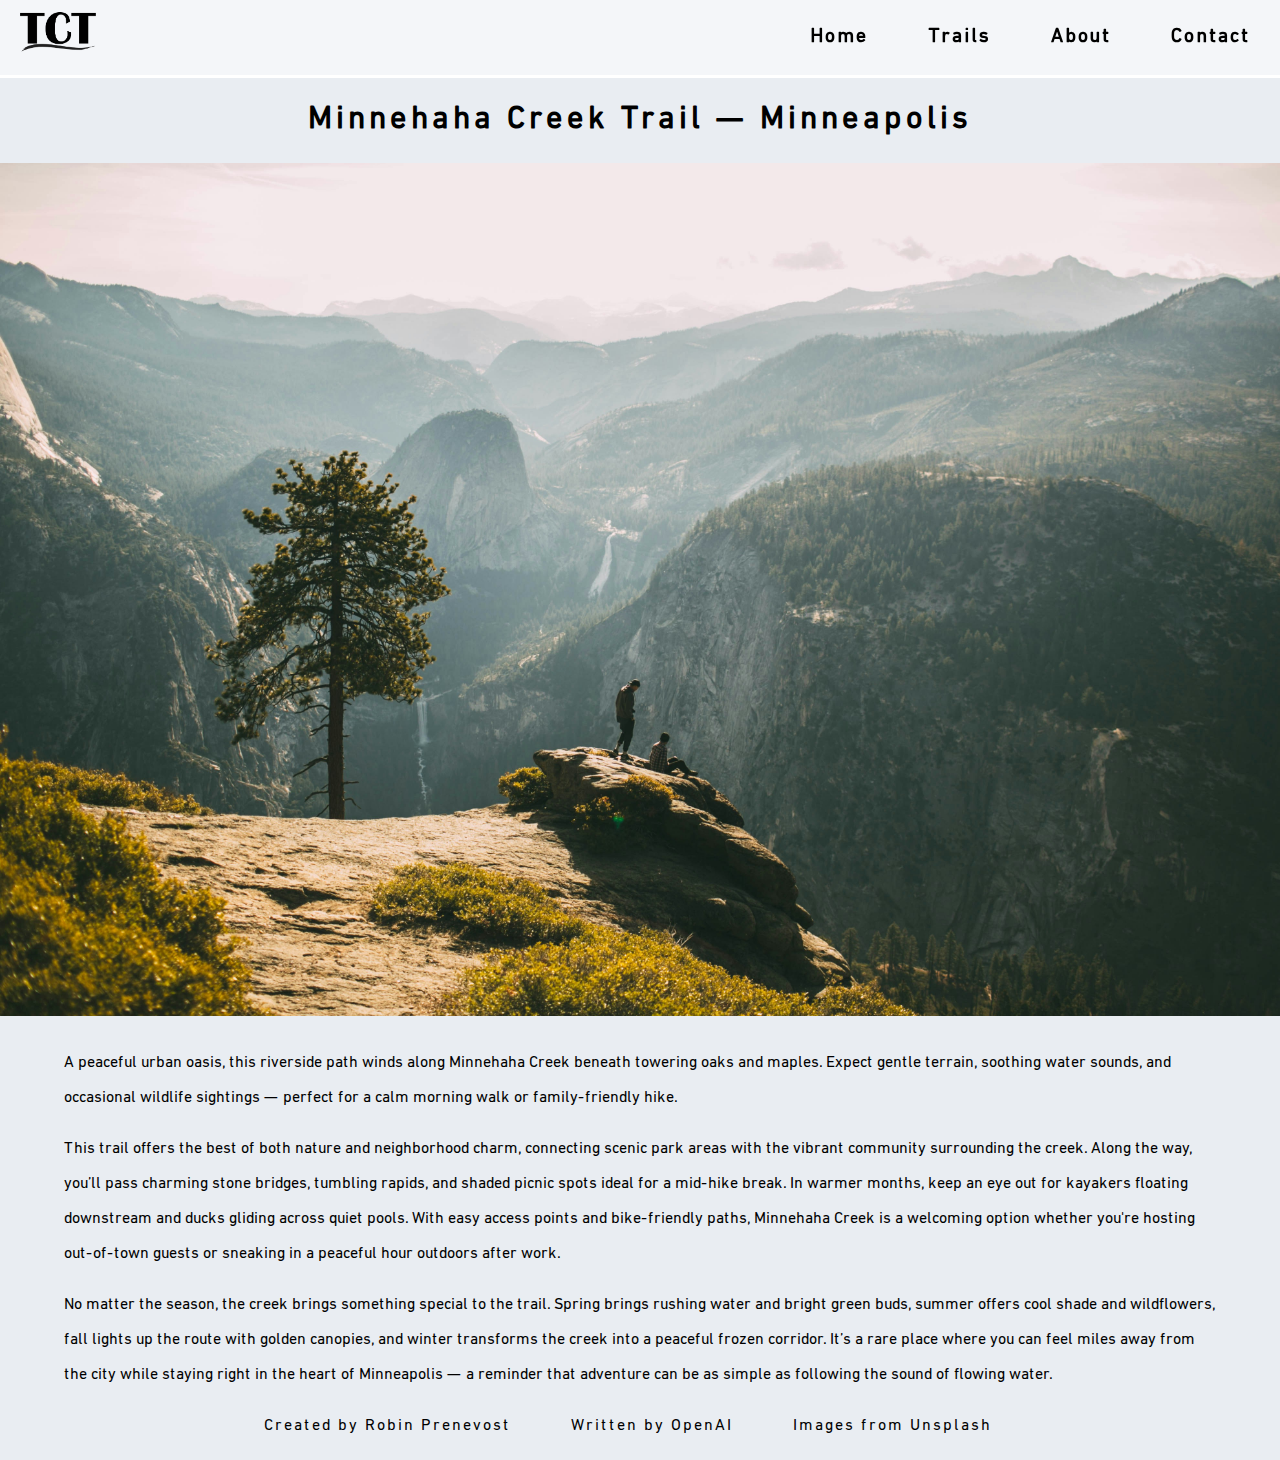
<file: details.html>
<!DOCTYPE html>
<html lang="en">
<head>
    <meta charset="UTF-8">
    <meta name="viewport" content="width=device-width, initial-scale=1.0">
    <link rel="stylesheet" href="main.css">
    <title>Twin Cities Trails</title>
</head>
<body>
    <header class="header-fixed">
        <a href="index.html">
            <img src="images/img-logo.png" alt="Logo" class="header-logo">
        </a>
        <nav class="header-nav">
            <ul class="header-list">
                <li><a href="index.html" class="nav-hover" id="home">Home</a></li>
                <li><a href="trails.html" class="nav-hover">Trails</a></li>
                <li><a href="index.html" class="nav-hover" id="about">About</a></li>
                <li><a href="index.html" class="nav-hover" id="contact">Contact</a></li>
            </ul>
        </nav>
    </header>

    <h1 id="trails">
        Minnehaha Creek Trail — Minneapolis
    </h1>

        <img src="images/img_Item1.jpg" alt="Hero Details Image" class="hero-img">
    
        <div style="margin-left: 5%; margin-right: 5%;">
            <p>
                A peaceful urban oasis, this riverside path winds along Minnehaha Creek beneath towering oaks and maples. Expect gentle terrain, soothing water sounds, and occasional wildlife sightings — perfect for a calm morning walk or family-friendly hike.
            </p>
            <p>
                This trail offers the best of both nature and neighborhood charm, connecting scenic park areas with the vibrant community surrounding the creek. Along the way, you’ll pass charming stone bridges, tumbling rapids, and shaded picnic spots ideal for a mid-hike break. In warmer months, keep an eye out for kayakers floating downstream and ducks gliding across quiet pools. With easy access points and bike-friendly paths, Minnehaha Creek is a welcoming option whether you're hosting out-of-town guests or sneaking in a peaceful hour outdoors after work.
            </p>
            <p>
                No matter the season, the creek brings something special to the trail. Spring brings rushing water and bright green buds, summer offers cool shade and wildflowers, fall lights up the route with golden canopies, and winter transforms the creek into a peaceful frozen corridor. It’s a rare place where you can feel miles away from the city while staying right in the heart of Minneapolis — a reminder that adventure can be as simple as following the sound of flowing water.
            </p>
        </div>

    <footer>
        <ul class="footer-list" style="margin-left: -5%;">
            <li>
                Created by Robin Prenevost
            </li>
            <li>
                Written by OpenAI
            </li>
            <li>
                Images from Unsplash
            </li>
        </ul>
    </footer>

</body>
</html>
</file>
<file: main.css>
@font-face {
    font-family: 'DinLTPro';
    src: url('fonts/din-next-lt-pro-regular.woff2') format('woff2');
    font-weight: normal;
    font-style: normal;
}

body {
    color: #000000;
    background-color: rgb(233, 237, 242);
    font-family: 'DinLTPro', sans-serif;
    margin: 0;
    line-height: 35px;
}

.header-fixed {
    width: 100%;
    position: sticky;
    display: flex;
    top: 0;
    z-index: 2;
    font-weight: 900;
    font-size: 20px;
    background: rgba(255, 255, 255, 0.5);
    justify-content: space-between;
    backdrop-filter: blur(20px);
    border-bottom: 1;
    border-top: 0;
    border-left: 0;
    border-color: #FFF;
    border-style: solid;
}

.header-logo {
    height: 50px;
    margin: auto;
    justify-content: flex-start;
    padding-left: 20px;
    padding-top: 5px;
}

.header-nav {
    display: inherit;
}

.header-list {
    list-style-type: none;
    display: inherit;
    justify-content: flex-end;
}

li {
    margin: 0px 30px;
    letter-spacing: 2px;
}

a:link {
    color:#000000;
    text-decoration: none;
}

a:visited {
    color:#000000;
    text-decoration: none;
}

a:hover {
    color:#ffb300;
    text-decoration: none;
}

.hero {
    position: relative;
}

.hero-img {
    width: 100%;
}

.hero-title {
    font-weight: 900;
    position: absolute;
    left: 5%;
    width: 100%;
    top: 20%;
    color: white;
    font-size: 7vw;
    text-shadow: 2px 2px 40px rgba(0, 0, 0, 0.75);
}

.hero-desc {
    position: absolute;
    top: 55%;
    left: 5%;
}

.hero-txt {
    position: relative;
    width: 100%;
    color: rgb(255, 255, 255);
    font-size: 24px;
    text-shadow: 2px 2px 5px rgba(0, 0, 0, 0.55);
}

.hero-button {
    position: relative;
    border: 1;
    border-color: #FFF;
    border-style: solid;
    color: rgb(255, 255, 255);
    background-color: rgba(255, 255, 255, 0.25);
    padding: 20px 100px;
    text-align: center;
    display: inline-block;
    font-size: 20px;
    font-weight: 400;
    margin: -15px 2px;
    cursor: pointer;
    font-family: 'DinLTPro', sans-serif;
    backdrop-filter: blur(3px);
    border-radius: 15px;
    letter-spacing: 4px;
}

.hero-button:hover {
    background-color: #ffb300;
    border-color: #ffb300;
}

h1 {
    text-align: center;
    margin: 25px 0px 25px 0px;
    letter-spacing: 4px;
}

.slideshow-img {
    margin: auto;
    width: 80%;
}

section {
    display: flex;
}

.img-section {
    min-width: 400px;
    height: 100%;
    margin-right: 5%;
    border-radius: 15px;
    max-width: 50%;
}

.container {
    margin-left: 5%;
    margin-right: 5%;
}

input[type=text], select, textarea {
    width: 100%;
    padding: 12px;
    border: 1px solid #ccc;
    border-radius: 4px;
    box-sizing: border-box;
    margin-top: 6px;
    margin-bottom: 16px;
    resize: vertical /* Allow the user to vertically resize the textarea (not horizontally) */
}

input[type=submit] {
    background-color: #ffb300;
    color: white;
    padding: 12px 20px;
    border: none;
    border-radius: 4px;
    cursor: pointer;
}

.card {
    box-shadow: 0 4px 8px 0 rgba(0,0,0,0.2);
    transition: 0.3s;
    display: flex;
    margin-bottom: 25px;
    background-color: #FFF;
}
  
.card:hover {
    box-shadow: 0 8px 16px 0 rgba(0,0,0,0.2);
}
  
.card-container {
    margin: 2px 16px;
    max-height: 100%;
    overflow: hidden;
    text-overflow: ellipsis;
    overflow-wrap: break-word;
}

.card-img {
    object-fit: cover;
    width: 800px;
    height: 20vw;
    min-height: 190px;
    min-width: 40%;
    max-height: 450px;
}

h4 {
    font-size: 1.3em;
}

.footer-list {
    display: flex;
    justify-content: center;
    list-style-type: none;
}

.card-button {
    margin-bottom: 16px;
    background-color: #ffb300;
    color: white;
    padding: 12px 20px;
    border: none;
    border-radius: 4px;
    cursor: pointer;
    font-weight: 400;
}
</file>
